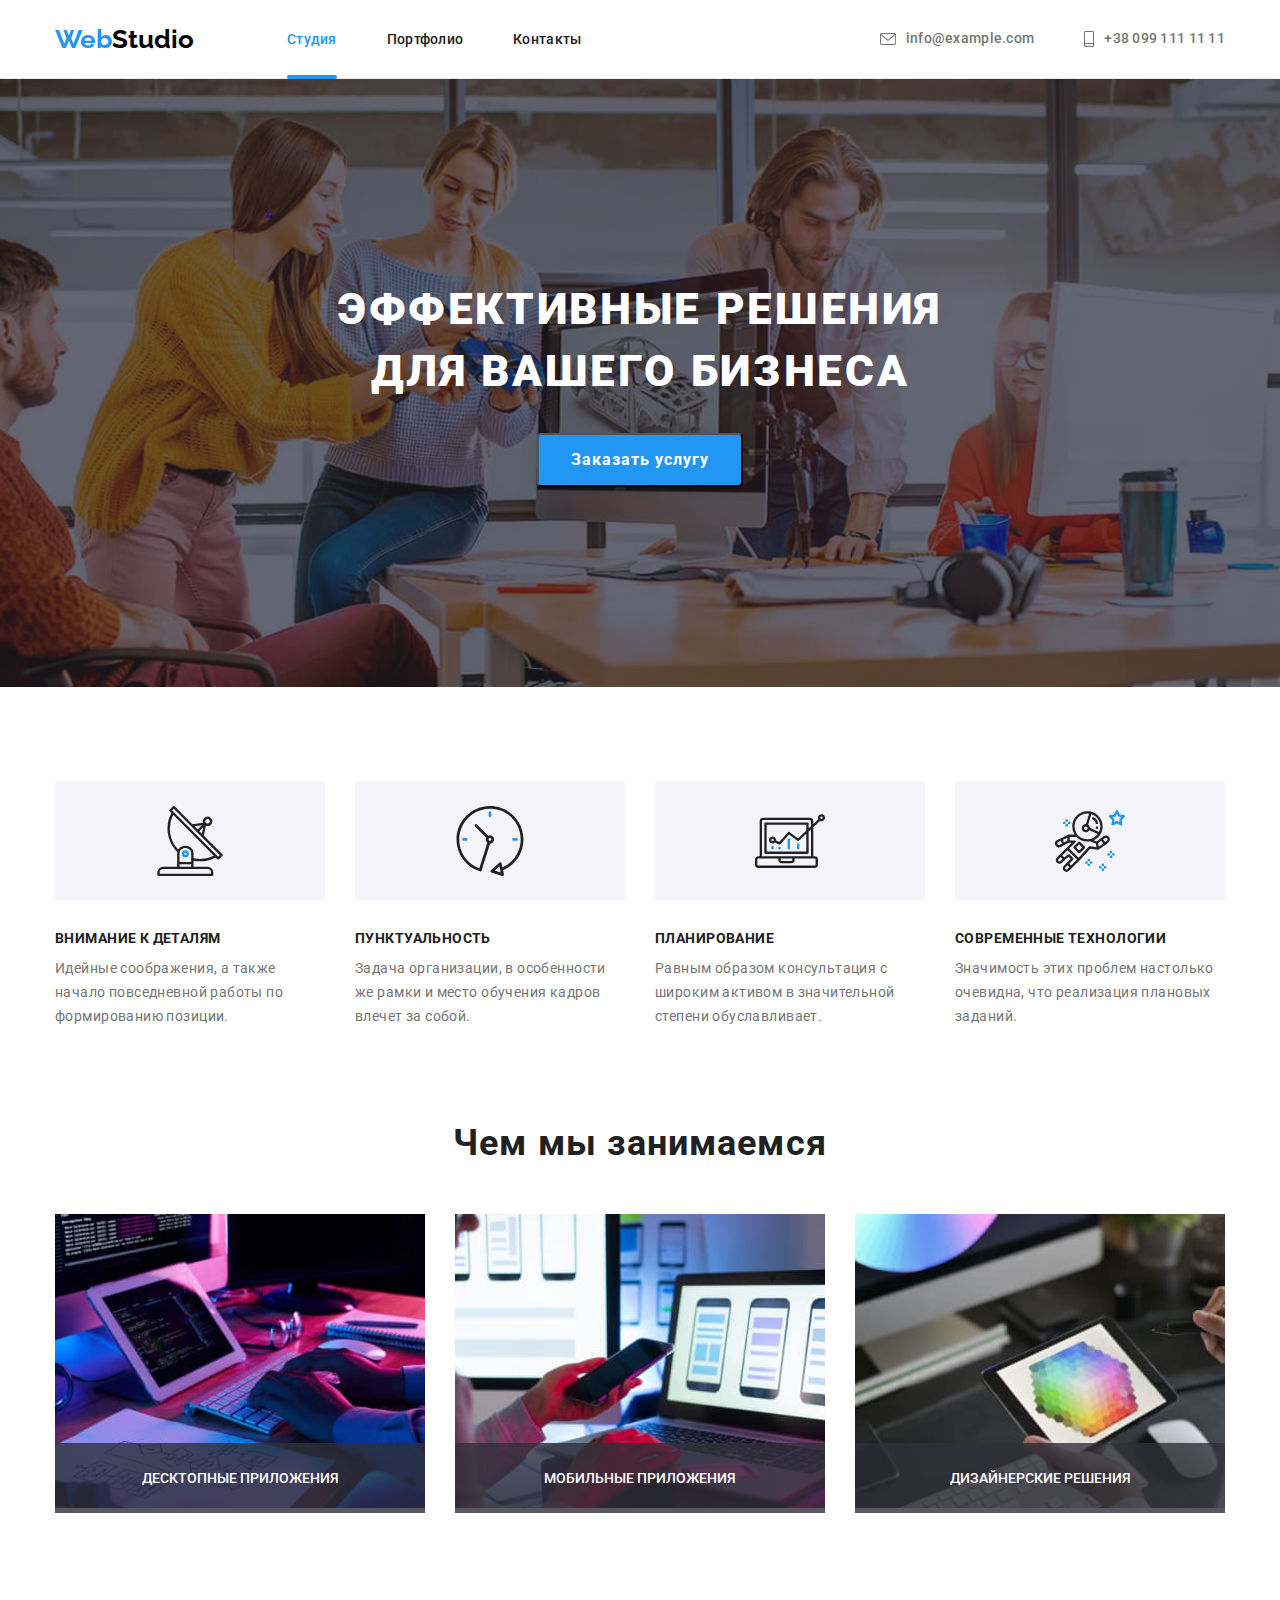
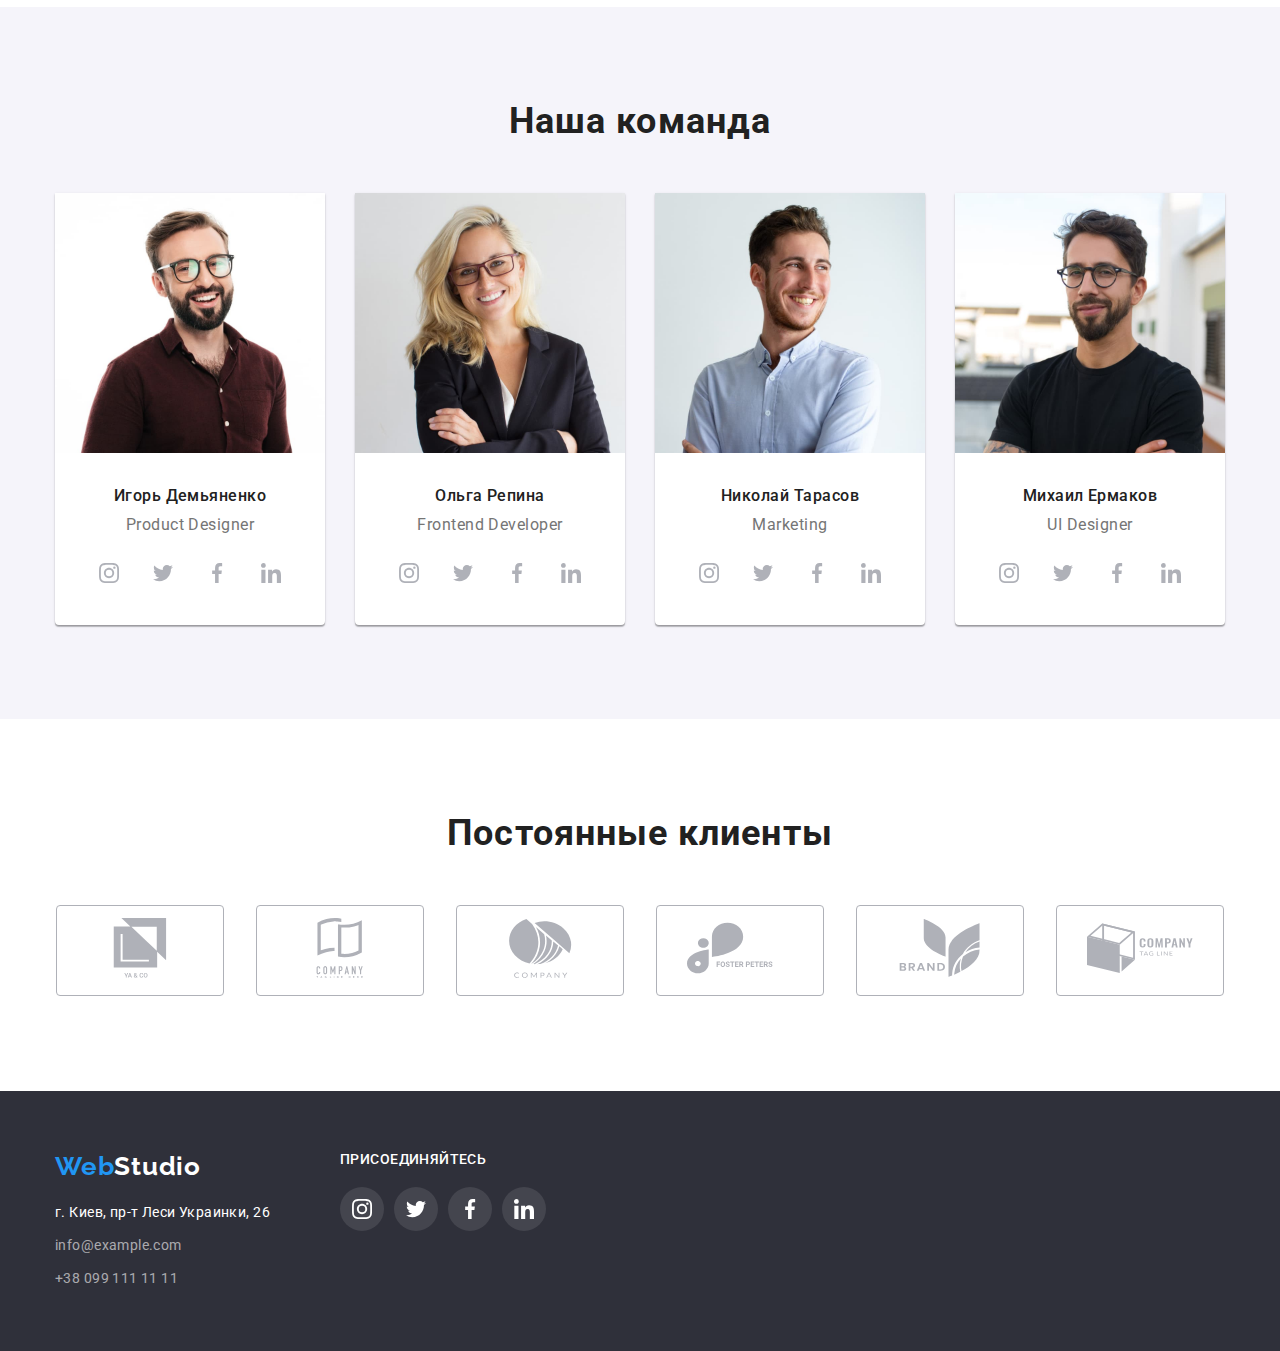
<file: index.html>
<!DOCTYPE html>
<html lang="ru">

<head>
    <meta charset="UTF-8">
    <meta http-equiv="X-UA-Compatible" content="IE=edge">
    <meta name="viewport" content="width=device-width, initial-scale=1.0">
    <title>Студия</title>
    <link rel="preconnect" href="https://fonts.googleapis.com">
    <link rel="preconnect" href="https://fonts.gstatic.com" crossorigin>
    <link
        href="https://fonts.googleapis.com/css2?family=Raleway:wght@700&family=Roboto:wght@400;500;700;900&display=swap"
        rel="stylesheet">
    <link rel="stylesheet"
        href="https://cdnjs.cloudflare.com/ajax/libs/modern-normalize/1.1.0/modern-normalize.min.css">
    <link rel="stylesheet" href="./css/style.css">

</head>

<body>
    <header class="header-section">
        <div class="container header-nav">
            <a href="./index.html" class="header-logo"> <span class="header-logo-blue">Web</span>Studio</a>
            <nav class="header-navigation">
                <div class="nav-items">
                    <ul class="items">
                        <li class="list"><a class="nav-link nav-aktiv" href="./index.html">Студия</a> </li>
                        <li class="list"><a class="nav-link" href="./portfolio.html">Портфолио</a> </li>
                        <li class="list"><a class="nav-link" href="#">Контакты</a> </li>
                    </ul>
                </div>
            </nav>
            <div class="connection-items">
                <ul class="items">
                    <li class="list">
                        <a class="connection-link" href="mailto:info@example.com">
                            <svg class="header-icon-mail">
                                <use href="./images/sprite.svg#icon-mail">
                                </use>
                            </svg>
                            info@example.com
                        </a>
                    </li>
                    <li class="list"><a class="connection-link" href="tel:380991111111">
                            <svg class="header-icon-phone">
                                <use href="./images/sprite.svg#icon-smartphone">
                                </use>
                            </svg>
                            +38 099 111 11 11</a>
                    </li>
                </ul>
            </div>
        </div>
    </header>
    <main>
        <!-- Промо -->
        <section class="promo promo-section">
            <h1 class="promo-title">Эффективные решения <br> для вашего бизнеса</h1>
            <button data-modal-open type="button" value="Заказать услугу" class="promo-order">Заказать
                услугу</button>

            <div class="backdrop is-hidden" data-modal>
                <div class="modal"> <button data-modal-close type="button" value="exit" class="button-modal-exit"><svg
                            class="icon-exit">
                            <use href="./images/sprite.svg#icon-exit">
                            </use>
                        </svg></button>
                </div>
            </div>
        </section>
        <!-- Наши достоинства -->
        <section class="section section-skills">
            <div class="container">
                <h2 class="headline-hidden">Наши достоинства</h2>
                <ul class="dignity-list">
                    <li>
                        <div class="dignity-item">
                            <svg class="dignity-icon">
                                <use class="dignity-link-icon" href="./images/sprite.svg#skills-antenna-1"></use>
                            </svg>
                        </div>
                        <h3 class="title-dignity">Внимание к деталям</h3>
                        <p class="text-dignity">Идейные соображения, а также начало повседневной работы по формированию
                            позиции.</p>
                    </li>
                    <li>
                        <div class="dignity-item">
                            <svg class="dignity-icon">
                                <use class="icon-style" href="./images/sprite.svg#skills-clock-2"></use>
                            </svg>
                        </div>
                        <h3 class="title-dignity">Пунктуальность</h3>
                        <p class="text-dignity">Задача организации, в особенности же рамки и место обучения кадров
                            влечет за
                            собой.</p>
                    </li>
                    <li>
                        <div class="dignity-item">
                            <svg class="dignity-icon">
                                <use class="icon-style" href="./images/sprite.svg#skills-diagram-3"></use>
                            </svg>
                        </div>
                        <h3 class="title-dignity">Планирование</h3>
                        <p class="text-dignity">Равным образом консультация с широким активом в значительной степени
                            обуславливает.</p>
                    </li>
                    <li>
                        <div class="dignity-item">
                            <svg class="dignity-icon">
                                <use class="icon-style" href="./images/sprite.svg#skills-astronaut-4"></use>
                            </svg>
                        </div>
                        <h3 class="title-dignity">Современные технологии</h3>
                        <p class="text-dignity"> Значимость этих проблем настолько очевидна, что реализация плановых
                            заданий.</p>
                    </li>
                </ul>
            </div>
        </section>
        <!-- Чем мы занимаемся -->
        <section class="section ">
            <div class="container">
                <h2 class="headline">Чем мы занимаемся</h2>
                <ul class="list-features">
                    <li class="list-features-item"><img src="./images/occupation1.jpg" alt="Написание кода" width="370"
                            height="294">
                        <span class="list-features-text">Десктопные приложения</span>
                    </li>
                    <li class="list-features-item"><img src="./images/occupation2.jpg" alt="Тестирование" width="370"
                            height="294"> <span class="list-features-text">Мобильные
                            приложения</span>
                    </li>
                    <li class="list-features-item"><img src="./images/occupation3.jpg" alt="Дизайн" width="370"
                            height="294"> <span class="list-features-text">Дизайнерские
                            решения</span></li>
                </ul>
            </div>
        </section>
        <!-- Наша команда -->
        <section class="section section-team ">
            <div class="container">
                <h2 class="headline">Наша команда</h2>
                <ul class="team">
                    <li class="team-cells"><img src="./images/team1.jpg" alt="Фото члена команды Игоря Демьяненко"
                            width="270" height="260">
                        <div class="team-box">
                            <h3 class="team-title">Игорь Демьяненко</h3>
                            <p class="team-text">Product Designer</p>
                        </div>
                        <!-- Соц сети -->
                        <ul class="team-list-icon">
                            <li class="team-item-icon"><a class="team-link-icon" href="https://www.instagram.com/"
                                    target="_blank"><svg class="our-team-icon">
                                        <use href="./images/sprite.svg#icon-social-instagram-1">
                                        </use>
                                    </svg></a></li>
                            <li class="team-item-icon"><a class="team-link-icon" href="https://twitter.com/?lang=ru"
                                    target="_blank"><svg class="our-team-icon">
                                        <use href="./images/sprite.svg#icon-social-twitter-2">
                                        </use>
                                    </svg></a>
                                </a></li>
                            <li class="team-item-icon"><a class="team-link-icon" href="https://uk-ua.facebook.com/"
                                    target="_blank"><svg class="our-team-icon">
                                        <use href="./images/sprite.svg#icon-social-facebook-3">
                                        </use>
                                    </svg></a>
                                </a></li>
                            <li class="team-item-icon"><a class="team-link-icon" href="https://www.linkedin.com/"
                                    target="_blank"><svg class="our-team-icon">
                                        <use href="./images/sprite.svg#icon-social-linkedin-4">
                                        </use>
                                    </svg></a></li>
                        </ul>
                    </li>
                    <li class="team-cells"><img src="./images/team2.jpg" alt="Фото члена команды Ольги Репина"
                            width="270" height="260">
                        <div class="team-box">
                            <h3 class="team-title">Ольга Репина</h3>
                            <p class="team-text">Frontend Developer</p>
                        </div>
                        <!-- Соц сети -->
                        <ul class="team-list-icon">
                            <li class="team-item-icon"><a class="team-link-icon" href="https://www.instagram.com/"
                                    target="_blank"><svg class="our-team-icon">
                                        <use href="./images/sprite.svg#icon-social-instagram-1">
                                        </use>
                                    </svg></a></li>
                            <li class="team-item-icon"><a class="team-link-icon" href="https://twitter.com/?lang=ru"
                                    target="_blank"><svg class="our-team-icon">
                                        <use href="./images/sprite.svg#icon-social-twitter-2">
                                        </use>
                                    </svg></a>
                                </a></li>
                            <li class="team-item-icon"><a class="team-link-icon" href="https://uk-ua.facebook.com/"
                                    target="_blank"><svg class="our-team-icon">
                                        <use href="./images/sprite.svg#icon-social-facebook-3">
                                        </use>
                                    </svg></a>
                                </a></li>
                            <li class="team-item-icon"><a class="team-link-icon" href="https://www.linkedin.com/"
                                    target="_blank"><svg class="our-team-icon">
                                        <use href="./images/sprite.svg#icon-social-linkedin-4">
                                        </use>
                                    </svg></a></li>
                        </ul>
                    </li>
                    <li class="team-cells"><img src="./images/team3.jpg" alt="Фото члена команды Николая Тарасова"
                            width="270" height="260">
                        <div class="team-box">
                            <h3 class="team-title">Николай Тарасов</h3>
                            <p class="team-text">Marketing</p>
                        </div>
                        <!-- Соц сети -->
                        <ul class="team-list-icon">
                            <li class="team-item-icon"><a class="team-link-icon" href="https://www.instagram.com/"
                                    target="_blank"><svg class="our-team-icon">
                                        <use href="./images/sprite.svg#icon-social-instagram-1">
                                        </use>
                                    </svg></a></li>
                            <li class="team-item-icon"><a class="team-link-icon" href="https://twitter.com/?lang=ru"
                                    target="_blank"><svg class="our-team-icon">
                                        <use href="./images/sprite.svg#icon-social-twitter-2">
                                        </use>
                                    </svg></a>
                                </a></li>
                            <li class="team-item-icon"><a class="team-link-icon" href="https://uk-ua.facebook.com/"
                                    target="_blank"><svg class="our-team-icon">
                                        <use href="./images/sprite.svg#icon-social-facebook-3">
                                        </use>
                                    </svg></a>
                                </a></li>
                            <li class="team-item-icon"><a class="team-link-icon" href="https://www.linkedin.com/"
                                    target="_blank"><svg class="our-team-icon">
                                        <use href="./images/sprite.svg#icon-social-linkedin-4">
                                        </use>
                                    </svg></a></li>
                        </ul>
                    </li>
                    <li class="team-cells"><img src="./images/team4.jpg" alt="Фото члена команды Михаила Ермакова"
                            width="270" height="260">
                        <div class="team-box">
                            <h3 class="team-title">Михаил Ермаков</h3>
                            <p class="team-text">UI Designer</p>
                        </div>
                        <!-- Соц сети -->
                        <ul class="team-list-icon">
                            <li class="team-item-icon"><a class="team-link-icon" href="https://www.instagram.com/"
                                    target="_blank"><svg class="our-team-icon">
                                        <use href="./images/sprite.svg#icon-social-instagram-1">
                                        </use>
                                    </svg></a></li>
                            <li class="team-item-icon"><a class="team-link-icon" href="https://twitter.com/?lang=ru"
                                    target="_blank"><svg class="our-team-icon">
                                        <use href="./images/sprite.svg#icon-social-twitter-2">
                                        </use>
                                    </svg></a>
                                </a></li>
                            <li class="team-item-icon"><a class="team-link-icon" href="https://uk-ua.facebook.com/"
                                    target="_blank"><svg class="our-team-icon">
                                        <use href="./images/sprite.svg#icon-social-facebook-3">
                                        </use>
                                    </svg></a>
                                </a></li>
                            <li class="team-item-icon"><a class="team-link-icon" href="https://www.linkedin.com/"
                                    target="_blank"><svg class="our-team-icon">
                                        <use href="./images/sprite.svg#icon-social-linkedin-4">
                                        </use>
                                    </svg></a></li>
                        </ul>
                    </li>
                </ul>
            </div>
        </section>
        <!-- Секция постоянные клиенты -->
        <section class="section">
            <div class="container">
                <h2 class="headline">Постоянные клиенты</h2>
                <ul class="clients-section">
                    <li class="clients-list"><a class="link"
                            href="https://www.facebook.com/pages/category/Jewelry-Watches/YA-CO-2191136500969012/"
                            target="_blank"><svg class="clients-list-icon">
                                <use href="./images/sprite.svg#icon-company-1">
                                </use>
                            </svg></a></li>
                    <li class="clients-list"><a class="link"
                            href="https://www.ameliaostroff.com/2017/12/21/tagline-meaning/" target="_blank"><svg
                                class="clients-list-icon">
                                <use href="./images/sprite.svg#icon-company-2">
                                </use>
                            </svg></a></li>
                    <li class="clients-list"><a class="link"
                            href="https://www.top10bestwebsitehosting.com/websitebuilders-comparison?utm_source=google&kw=make%20a%20website&c=543633485436&t=search&p=&m=b&adpos=&dev=c&devmod=&mobval=0&network=g&campaignid=82220988&adgroupid=129667901271&targetid=kwd-10056110&interest=&physical=21117&feedid=&a=2806&ts=hi&topic=&test=&clicktype=&gclid=CjwKCAjw6dmSBhBkEiwA_W-EoAUoOsq2EZinNub5Bh7R9po_Swr6EyotB0H0GH_m3bcUTug84AwL4hoCsmEQAvD_BwE"
                            target="_blank"><svg class="clients-list-icon">
                                <use href="./images/sprite.svg#icon-company-3">
                                </use>
                            </svg></a></li>
                    <li class="clients-list"><a class="link" href="https://www.linkedin.com/in/foster-peters-b9468b56/"
                            target="_blank"><svg class="clients-list-icon">
                                <use href="./images/sprite.svg#icon-company-4">
                                </use>
                            </svg></a></li>
                    <li class="clients-list"><a class="link" href="https://kasta.ua/brand/Brand/" target="_blank"><svg
                                class="clients-list-icon">
                                <use href="./images/sprite.svg#icon-company-5">
                                </use>
                            </svg></a></li>
                    <li class="clients-list"><a class="link"
                            href="https://www.adobe.com/express/learn/blog/30-companies-with-famous-brand-slogans-taglines#:~:text=What%20is%20a%20tagline%3F,company's%20greater%20purpose%20and%20mission."
                            target="_blank"><svg class="clients-list-icon ">
                                <use href="./images/sprite.svg#icon-company-6">
                                </use>
                            </svg></a></li>
                </ul>
            </div>

        </section>
    </main>
    <footer class="footer">
        <div class="container">
            <div class="section-footer">

                <div>
                    <a href="./index.html" class="footer-logo"> <span class="footer-logo-blue">Web</span>Studio</a>
                    <address>
                        <ul class="list-contacts">
                            <li class="item"><a class="location-address" href="https://goo.gl/maps/Peq7kszGaphrtGPM8">г.
                                    Киев,
                                    пр-т Леси
                                    Украинки, 26</a></li>
                            <li class="item"><a class="footer-connection"
                                    href="mailto:info@example.com">info@example.com</a>
                            </li>
                            <li class="item"><a class="footer-connection" href="tel:380991111111">+38 099 111 11
                                    11</a>
                            </li>
                        </ul>

                    </address>
                </div>
                <div class="footer-social">
                    <h2 class="title-join">ПРИСОЕДИНЯЙТЕСЬ</h2>
                    <!-- Соц сети -->
                    <ul class="footer-social-media">
                        <li class="footer-list"><a class="footer-link" href="https://www.instagram.com/"
                                target="_blank"><svg class="footer-icon-social">
                                    <use href="./images/sprite.svg#icon-social-instagram-1">
                                    </use>
                                </svg></a></li>
                        <li class="footer-list"><a class="footer-link" href="https://twitter.com/?lang=ru"
                                target="_blank"><svg class="footer-icon-social">
                                    <use href="./images/sprite.svg#icon-social-twitter-2">
                                    </use>
                                </svg></a>
                            </a></li>
                        <li class="footer-list"><a class="footer-link" href="https://uk-ua.facebook.com/"
                                target="_blank"><svg class="footer-icon-social">
                                    <use href="./images/sprite.svg#icon-social-facebook-3">
                                    </use>
                                </svg></a>
                            </a></li>
                        <li class="footer-list"><a class="footer-link" href="https://www.linkedin.com/"
                                target="_blank"><svg class="footer-icon-social">
                                    <use href="./images/sprite.svg#icon-social-linkedin-4">
                                    </use>
                                </svg></a></li>
                    </ul>
                </div>
            </div>
        </div>
    </footer>
    <script src="./js/modal.js"></script>
</body>

</html>
</file>
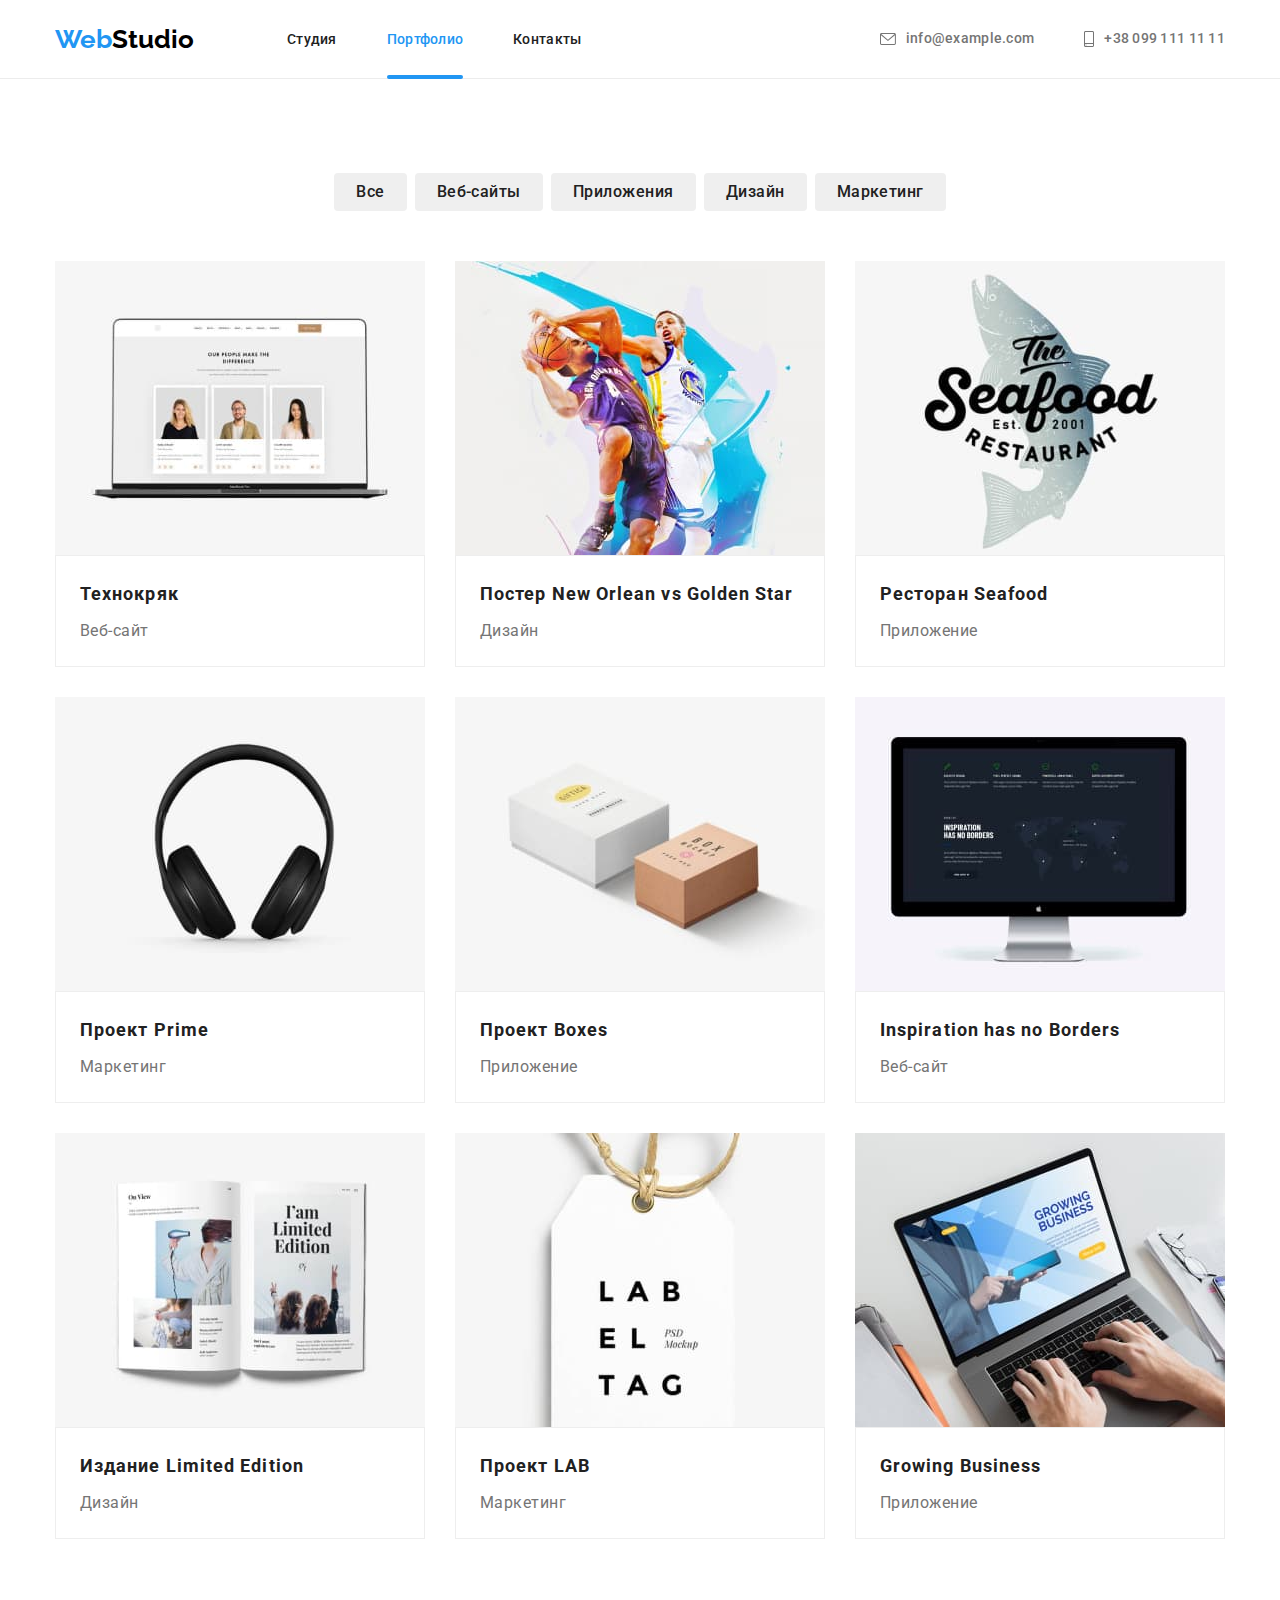
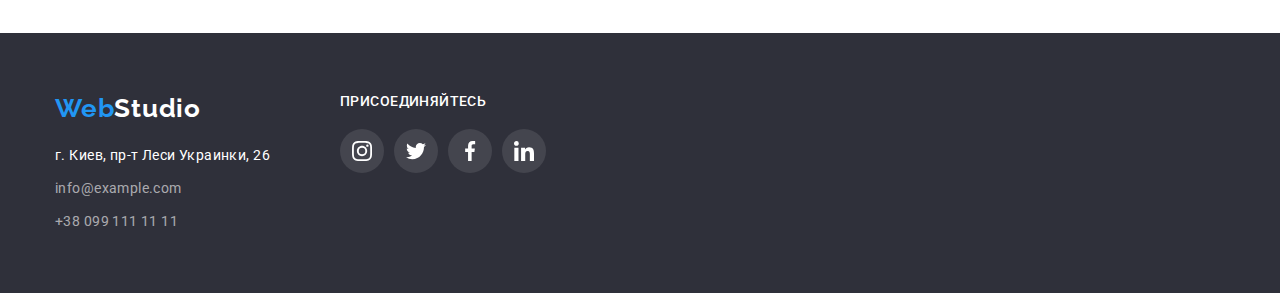
<file: portfolio.html>
<!DOCTYPE html>
<html lang="ru">

<head>
    <meta charset="UTF-8">
    <meta http-equiv="X-UA-Compatible" content="IE=edge">
    <meta name="viewport" content="width=device-width, initial-scale=1.0">
    <title>Портфолио</title>
    <link rel="preconnect" href="https://fonts.googleapis.com">
    <link rel="preconnect" href="https://fonts.gstatic.com" crossorigin>
    <link
        href="https://fonts.googleapis.com/css2?family=Raleway:wght@700&family=Roboto:wght@400;500;700;900&display=swap"
        rel="stylesheet">
    <link rel="stylesheet"
        href="https://cdnjs.cloudflare.com/ajax/libs/modern-normalize/1.1.0/modern-normalize.min.css">
    <link rel="stylesheet" href="./css/style.css">
</head>

<body>
    <!-- Навигация -->
    <header class="header-section">
        <div class="container header-nav">
            <a href="./index.html" class="header-logo"> <span class="header-logo-blue">Web</span>Studio</a>
            <nav class="header-navigation">
                <div class="nav-items">
                    <ul class="items">
                        <li class="list"><a class="nav-link" href="./index.html">Студия</a> </li>
                        <li class="list"><a class="nav-link nav-aktiv" href="./portfolio.html">Портфолио</a> </li>
                        <li class="list"><a class="nav-link" href="#">Контакты</a> </li>
                    </ul>
                </div>
            </nav>
            <div class="connection-items">
                <ul class="items">
                    <li class="list">
                        <a class="connection-link" href="mailto:info@example.com">
                            <svg class="header-icon-mail">
                                <use href="./images/sprite.svg#icon-mail">
                                </use>
                            </svg>
                            info@example.com
                        </a>
                    </li>
                    <li class="list"><a class="connection-link" href="tel:380991111111">
                            <svg class="header-icon-phone">
                                <use href="./images/sprite.svg#icon-smartphone">
                                </use>
                            </svg>
                            +38 099 111 11 11</a>
                    </li>
                </ul>
            </div>
        </div>
    </header>
    <main>
        <section class="section">
            <div class="container">
                <h1 class="headline-hidden">Наши проекты</h1>
                <!-- Навигация поиска наших работ -->
                <ul class="button-sorting">
                    <li class="list"><button class="sorting-works" type="button" value="Все">Все</button></li>
                    <li class="list"><button class="sorting-works" type="button" value="Веб-сайты">Веб-сайты</button>
                    </li>
                    <li class="list"><button class="sorting-works" type="button" value="Приложения">Приложения</button>
                    </li>
                    <li class="list"><button class="sorting-works" type="button" value="Дизайн">Дизайн</button></li>
                    <li class="list"><button class="sorting-works" type="button" value="Маркетинг">Маркетинг</button>
                    </li>
                </ul>
                <!-- Ячейки с нашими работами -->
                <ul class="projects">
                    <li class="list-item"><a class="projects-link" href="#">
                            <div class="projects-box">
                                <img class="projects-img" src="./images/portfolio/web-tehnokrak.jpg"
                                    alt="Веб сайт технокряк" width="370" height="294">
                                <p class="about-project-description">
                                    Ресурс предлагает комплексные предложения с разным
                                    уровнем
                                    функционала и
                                    сервисов. Все
                                    это позволит посетителю получить
                                    исчерпывающие сведения по компании или частном лице.</p>
                            </div>
                            <div class="about-project">
                                <h2 class="projects-title">Технокряк</h2>
                                <span class="projects-description">Веб-сайт</span>

                            </div>

                    </li></a>
                    <li class="list-item"><a class="projects-link" href="#">
                            <div class="projects-box"><img class="projects-img"
                                    src="./images/portfolio/poster-gold-star.jpg"
                                    alt="Дизайн постера New Orlean vs Golden Star" width="370" height="294">

                                <p class="about-project-description">
                                    Ресурс предлагает комплексные предложения с разным
                                    уровнем
                                    функционала и
                                    сервисов. Все
                                    это позволит посетителю получить
                                    исчерпывающие сведения по компании или частном лице.</p>
                            </div>
                            <div class="about-project">
                                <h2 class="projects-title">Постер New Orlean vs Golden Star</h2>
                                <p class="projects-description">Дизайн</p>
                            </div>
                    </li></a>
                    <li class="list-item"><a class="projects-link" href="#">
                            <div class="projects-box"><img class="projects-img"
                                    src="./images/portfolio/restoran-seafood.jpg" alt="Приложение для ресторана Seafood"
                                    width="370" height="294">
                                <p class="about-project-description">
                                    Ресурс предлагает комплексные предложения с разным
                                    уровнем
                                    функционала и
                                    сервисов. Все
                                    это позволит посетителю получить
                                    исчерпывающие сведения по компании или частном лице.</p>
                            </div>
                            <div class="about-project">
                                <h2 class="projects-title">Ресторан Seafood</h2>
                                <p class="projects-description">Приложение</p>
                            </div>
                    </li></a>
                    <li class="list-item"><a class="projects-link" href="#">
                            <div class="projects-box">
                                <img class="projects-img" src="./images/portfolio/project-prime.jpg"
                                    alt="Маркетинговый проект Prime" width="370" height="294">
                                <p class="about-project-description">
                                    Ресурс предлагает комплексные предложения с разным
                                    уровнем
                                    функционала и
                                    сервисов. Все
                                    это позволит посетителю получить
                                    исчерпывающие сведения по компании или частном лице.</p>
                            </div>
                            <div class="about-project">
                                <h2 class="projects-title">Проект Prime</h2>
                                <p class="projects-description">Маркетинг</p>
                            </div>
                    </li></a>
                    <li class="list-item"><a class="projects-link" href="#">
                            <div class="projects-box">
                                <img class="projects-img" src="./images/portfolio/project-boxes.jpg"
                                    alt="Приложение Boxes" width="370" height="294">

                                <p class="about-project-description">
                                    Ресурс предлагает комплексные предложения с разным
                                    уровнем
                                    функционала и
                                    сервисов. Все
                                    это позволит посетителю получить
                                    исчерпывающие сведения по компании или частном лице.</p>
                            </div>
                            <div class="about-project">
                                <h2 class="projects-title">Проект Boxes</h2>
                                <p class="projects-description">Приложение</p>
                            </div>
                    </li></a>
                    <li class="list-item"><a class="projects-link" href="#">
                            <div class="projects-box">
                                <img class="projects-img" src="./images/portfolio/inspiration-has-no-borders.jpg"
                                    alt="Веб сайт Inspiration has no Borders" width="370" height="294">
                                <p class="about-project-description">
                                    Ресурс предлагает комплексные предложения с разным
                                    уровнем
                                    функционала и
                                    сервисов. Все
                                    это позволит посетителю получить
                                    исчерпывающие сведения по компании или частном лице.</p>
                            </div>
                            <div class="about-project">
                                <h2 class="projects-title">Inspiration has no Borders</h2>
                                <p class="projects-description">Веб-сайт</p>
                            </div>
                    </li></a>
                    <li class="list-item"><a class="projects-link" href="#">
                            <div class="projects-box">
                                <img class="projects-img" src="./images/portfolio/izdanie-limited-edition.jpg"
                                    alt="Дизайн журнала Limited Edition" width="370" height="294">

                                <p class="about-project-description">
                                    Ресурс предлагает комплексные предложения с разным
                                    уровнем
                                    функционала и
                                    сервисов. Все
                                    это позволит посетителю получить
                                    исчерпывающие сведения по компании или частном лице.</p>
                            </div>
                            <div class="about-project">
                                <h2 class="projects-title">Издание Limited Edition</h2>
                                <p class="projects-description">Дизайн</p>
                            </div>
                    </li></a>
                    <li class="list-item"><a class="projects-link" href="#">
                            <div class="projects-box">
                                <img class="projects-img" src="./images/portfolio/project-lab.jpg"
                                    alt="Маркетинговый проект LAB" width="370" height="294">
                                <p class="about-project-description">
                                    Ресурс предлагает комплексные предложения с разным
                                    уровнем
                                    функционала и
                                    сервисов. Все
                                    это позволит посетителю получить
                                    исчерпывающие сведения по компании или частном лице.</p>
                            </div>
                            <div class="about-project">
                                <h2 class="projects-title">Проект LAB</h2>
                                <p class="projects-description">Маркетинг</p>
                            </div>
                    </li></a>
                    <li class="list-item">
                        <a class="projects-link" href="#">
                            <div class="projects-box">
                                <img class="projects-img" src="./images/portfolio/growing-business.jpg"
                                    alt="Приложение Growing Business" width="370" height="294">
                                <p class="about-project-description">
                                    Ресурс предлагает комплексные предложения с разным
                                    уровнем
                                    функционала и
                                    сервисов. Все
                                    это позволит посетителю получить
                                    исчерпывающие сведения по компании или частном лице.</p>
                            </div>

                            <div class="about-project">
                                <h2 class="projects-title">Growing Business</h2>
                                <p class="projects-description">Приложение</p>
                            </div>
                        </a>
                    </li>
                </ul>
            </div>
        </section>
    </main>
    <!-- Подвал -->
    <footer class="footer">
        <div class="container">
            <div class="section-footer">

                <div>
                    <a href="./index.html" class="footer-logo"> <span class="footer-logo-blue">Web</span>Studio</a>
                    <address>
                        <ul class="list-contacts">
                            <li class="item"><a class="location-address" href="https://goo.gl/maps/Peq7kszGaphrtGPM8">г.
                                    Киев,
                                    пр-т Леси
                                    Украинки, 26</a></li>
                            <li class="item"><a class="footer-connection"
                                    href="mailto:info@example.com">info@example.com</a>
                            </li>
                            <li class="item"><a class="footer-connection" href="tel:380991111111">+38 099 111 11
                                    11</a>
                            </li>
                        </ul>

                    </address>
                </div>
                <div class="footer-social">
                    <h3 class="title-join">ПРИСОЕДИНЯЙТЕСЬ</h3>
                    <!-- Соц сети -->
                    <ul class="footer-social-media">
                        <li class="footer-list"><a class="footer-link" href="https://www.instagram.com/"
                                target="_blank"><svg class="footer-icon-social">
                                    <use href="./images/sprite.svg#icon-social-instagram-1">
                                    </use>
                                </svg></a></li>
                        <li class="footer-list"><a class="footer-link" href="https://twitter.com/?lang=ru"
                                target="_blank"><svg class="footer-icon-social">
                                    <use href="./images/sprite.svg#icon-social-twitter-2">
                                    </use>
                                </svg></a>
                            </a></li>
                        <li class="footer-list"><a class="footer-link" href="https://uk-ua.facebook.com/"
                                target="_blank"><svg class="footer-icon-social">
                                    <use href="./images/sprite.svg#icon-social-facebook-3">
                                    </use>
                                </svg></a>
                            </a></li>
                        <li class="footer-list"><a class="footer-link" href="https://www.linkedin.com/"
                                target="_blank"><svg class="footer-icon-social">
                                    <use href="./images/sprite.svg#icon-social-linkedin-4">
                                    </use>
                                </svg></a></li>
                    </ul>
                </div>
            </div>
        </div>
    </footer>

</body>

</html>
</file>
<file: css/style.css>
html {
  box-sizing: border-box;
}
*,
*::before,
*::after {
  box-sizing: inherit;
}
/* Обнуление стилей */
ul,
ol {
  margin: 0;
  padding: 0;
  list-style: none;
}
input,
button,
textarea,
select {
  font: inherit;
}
h1,
h2,
h3,
h4,
h5,
h6,
p {
  margin: 0;
  padding: 0;
}
:root {
  --font-roboto: "Roboto", sans-serif;
  --font-raleway: "Raleway", sans-serif;
}
body {
  margin: 0;
  font-family: var(--font-roboto);
  color: #757575;
  text-decoration: none;
}
/* HEADER */
/* Logotype */
.header-section {
  border-bottom: 1px solid #ececec;
}
.header-logo,
.header-logo:focus {
  margin-right: 93px;
  font-family: var(--font-raleway);
  font-weight: 700;
  font-size: 26px;
  line-height: 1.19;
  color: #000000;
  text-decoration: none;
}
.header-logo .header-logo-blue {
  color: #2196f3;
}
/* Стилизация навигации хедер */
.header-navigation {
  margin-bottom: 30px;
  margin-top: 30px;
}
.header-nav {
  display: flex;
  align-items: center;
}
.nav-items > .items {
  display: flex;
}
.nav-link {

  position: relative;
  padding-top: 30px;
  padding-bottom: 30px;
  font-weight: 500;
  font-size: 14px;
  line-height: 1.3;
  letter-spacing: 0.02em;
  text-decoration: none;
  color: #212121;
  transition-property: color;
  transition-duration: 250ms;
}
.nav-link:hover,
.nav-link:focus {
  transition-timing-function:cubic-bezier(0.4, 0, 0.2, 1);
  color: #2196f3;
}
.items > .list {
  margin-right: 50px;
}
.items > .list:last-child {
  margin-right: 0;
}

/* Подсветка кнопки страницы на которой ты находишься */
.nav-aktiv {
  color: #2196f3;
}
.nav-aktiv::after{
  position: absolute;
  content: '';
  bottom: -2px;
  left: 0;
  width: 100%;
  height: 4px;
background: #2196F3;
border-radius: 2px;
 
  
}

/* Стилизация ссылок связи */
.connection-items > .items {
  display: flex;
}
.connection-items {
  display: flex;
  margin-left: auto;
}
.connection-link {
  display: flex;
  justify-content: center;
  align-items: center;
  padding-top: 20px;
  padding-bottom: 20px;
  display: flex;
  font-weight: 500;
  font-size: 14px;
  line-height: 1.14;
  letter-spacing: 0.02em;
  text-decoration: none;
  color: #757575;
  transition-property: color;
  transition-duration: 250ms;
}
.connection-link:hover,
.connection-link:focus {
  transition-timing-function:cubic-bezier(0.4, 0, 0.2, 1);
  color: #2196f3;
}
/* Декоративные картинки телефона и мэил */
.header-icon-mail {
  fill: currentColor;
  margin-right: 10px;
  width: 16px;
  height: 12px;
}

.header-icon-phone {
  fill: currentColor;
  margin-right: 10px;
  width: 10px;
  height: 16px;
}
.header-list > .connection-link {
  margin-right: 50px;
}
.header-list > .connection-link:last-child {
  margin-right: 0;
}

/* Оформление футера */
.footer {
  padding-top: 60px;
  padding-bottom: 60px;
  background-color: #2f303a;
}
.section-footer{
  display: flex;
}
.footer-logo,
.footer-logo:focus {
  font-family: var(--font-raleway);
  font-weight: 700;
  font-size: 26px;
  line-height: 1.19;
  letter-spacing: 0.03em;
  color: #ffffff;
  text-decoration: none;
}

.footer-logo .footer-logo-blue {
  color: #2196f3;
}
.list-contacts {
  margin-top: 20px;
}
.list-contacts > .item {
  padding-bottom: 9px;
}
.list-contacts > .item:last-child {
  padding-bottom: 0;
}
.location-address,
.location-address:focus {
  font-style: normal;
  font-weight: 400;
  font-size: 14px;
  line-height: 1.71;
  letter-spacing: 0.03em;
  color: #ffffff;
  text-decoration: none;
}
.footer-connection,
.footer-connection:focus {
  font-style: normal;
  text-decoration: none;
  font-weight: 400;
  font-size: 14px;
  line-height: 1.7;
  letter-spacing: 0.03em;
  color: rgba(255, 255, 255, 0.6);
}
.footer-connection:last-child {
  margin-bottom: 0;
}
/* Заголовок соц сетей в футере */
.title-join{
  margin-bottom: 20px;
  font-family: var(--font-roboto);
font-weight: 500;
font-size: 14px;
line-height: 16px;
letter-spacing: 0.03em;
color: #FFFFFF;
}
/* Список социальных сетей */
.footer-social{
  margin-left: 70px;
}
.footer-social-media{
  display: flex;
}
.footer-list > .footer-link{
  justify-content: center;
  align-items:center;
  display: flex;
  width: 44px;
  height: 44px;
  background-color: rgba(255, 255, 255, 0.1);
  border-radius: 50%;
  cursor: pointer;
  transition-property: background-color;
  transition-duration: 250ms;
}
.footer-list + .footer-list{
  margin-left: 10px;
}
.footer-list>.footer-link:hover,
.footer-list>.footer-link:focus{
  transition-timing-function:cubic-bezier(0.4, 0, 0.2, 1);
  background-color: #2196F3;
}
.footer-icon-social{
  fill: #FFFFFF;
  width: 20px;
  height: 20px;
}

/* Контейнер */
.container {
  width: 1200px;
  padding-left: 15px;
  padding-right: 15px;
  margin-left: auto;
  margin-right: auto;
}
.section {
  padding-top: 94px;
  padding-bottom: 94px;
}
/* Тело страницы студия */
/* Секция промо (Продвижение, реклама) */
.promo-section {
  background-color: #2f303a;
  padding-top: 200px;
  padding-bottom: 200px;
  text-align: center;
}
.promo {
  background-image: linear-gradient(to right, rgba(47, 48, 58, 0.4), rgba(47, 48, 58, 0.4)),url(../images/baner-promo.jpg);
  background-color: rgba(47, 48, 58, 0.4);
  background-position: center;
  background-size: cover;
  background-repeat: no-repeat;
}
/* Заголовок секции */
.promo-title {
  margin-bottom: 30px;
  font-weight: 900;
  font-size: 44px;
  line-height: 1.4;
  text-align: center;
  letter-spacing: 0.06em;
  text-transform: uppercase;
  color: #ffffff;
}
/* Кнопка заказа */
.promo-order,
.promo-order:focus {
  padding: 10px 32px;

  border-radius: 4px;
  font-weight: 700;
  font-size: 16px;
  line-height: 1.9;
  letter-spacing: 0.06em;
  color: #ffffff;
  box-shadow: 0px 4px 4px rgba(0, 0, 0, 0.15);
  background-color: #2196f3;
}

/* Секция наши достоинства */
.dignity-list {
  display: flex;
}
.dignity-list > li {
  margin-right: 30px;
}
.dignity-list > li:last-child {
  margin-right: 0;
}
/* Иконки наши достоинства */
.dignity-item{
  display: flex;
  justify-content: center;
  align-items: center;
  width: 270px;
  height: 120px;
  margin-bottom: 30px;
border-radius: 4px;
  background-color: #F5F4FA;
}
.dignity-icon{
  width: 70px;
  height: 70px;
}

/* Заголовки */
.title-dignity {
  padding-bottom: 10px;
  font-weight: 700;
  font-size: 14px;
  line-height: 1.14;
  letter-spacing: 0.03em;
  text-transform: uppercase;
  color: #212121;
}
/* Описание */
.text-dignity {
  width: 270px;
  font-weight: 400;
  font-size: 14px;
  line-height: 1.71;
  letter-spacing: 0.03em;
}
/* Секция чем мы занимаемся */
/* Класс для стилизации заголовков 2 уровня */
.section-skills{
padding-bottom: 0;
}
.list-features {
  display: flex;
  justify-content: space-between;
}
.list-features-item{
position: relative;
z-index: 1;
}
.list-features-text{
  position: absolute;
  bottom: 0;
  left: 0;
  padding: 27px 82px;
  font-family: var(--font-roboto);
font-weight: 500;
  font-size: 14px;
  line-height: 16px;
  text-align: center;
  text-transform: uppercase;
  color: #FFFFFF;
  background: rgba(47, 48, 58, 0.8);
width: 100%;
}
.headline {
  font-weight: 700;
  font-size: 36px;
  line-height: 1.16;
  margin-bottom: 50px;
  text-align: center;
  letter-spacing: 0.03em;
  color: #212121;
}
/* Секция наша команда */
/* Заглавие 3 уровня в ячейках каждого члена команды */
.section-team {
  padding-top: 94px;
  background-color: #f5f4fa;
}
.team {
  display: flex;
  justify-content: space-between;
}
/* Коробка для заголовка и описания тимы */
.team-cells {
  width: 270px;
  background-color: #ffffff;
  text-align: center;
  box-shadow: 0px 1px 3px rgba(0, 0, 0, 0.12), 0px 1px 1px rgba(0, 0, 0, 0.14),
    0px 2px 1px rgba(0, 0, 0, 0.2);
  border-radius: 0px 0px 4px 4px;
}
.team-box{
  padding-top: 30px;
}
.team-title {
  font-weight: 500;
  font-size: 16px;
  padding-bottom: 10px;
  line-height: 1.18;
  letter-spacing: 0.03em;
  color: #212121;
}
/* Описание рода деятельности члена команды */
.team-text {
  font-weight: 400;
  font-size: 16px;
  line-height: 1.18;
  letter-spacing: 0.03em;
}
/* Список социальных сетей */
.team-list-icon{
  display: flex;
  align-items: center;
  justify-content: center;
  color: #FFFFFF;
  padding: 16px 32px 30px 32px;
}
.team-item-icon{
  display: flex;
  justify-content: center;
  align-items: center;
}
.team-link-icon{
  display: flex;
  justify-content: center;
  align-items: center;
border-radius: 50%;
width: 44px;
height: 44px;
color: #AFB1B8;
transition-property: background-color, border-radius;
transition-duration: 250ms;
}
.team-link-icon:hover,
.team-link-icon:focus{
  transition-timing-function:cubic-bezier(0.4, 0, 0.2, 1);
transition-property: background-color;
color: #FFFFFF;
background-color: #2196f3;
}
.team-item-icon + .team-item-icon{
  margin-left: 10px;
}
.our-team-icon{
  width: 20px;
  height: 20px;
  fill: currentColor;
}

/* Секция наши клиенты */
.clients-section{
  display: flex;
}
.clients-section > .clients-list{
  display: flex;
  align-items: center;
  justify-content: center;
  width: 170px;
  height: 92px;
}
.clients-section>.clients-list + .clients-list {
  margin-left: 30px;
}
.clients-list > .link{
  border: 1px solid #AFB1B8;
  box-sizing: border-box;
  border-radius: 4px;
  border-color: #AFB1B8;
  cursor: pointer;
  padding: 12px 30px;
  color: #afb1b8;
  transition-duration: 250ms;
  transition-property: color, border-color;
}
.clients-list>.link:focus,
.clients-list>.link:hover {
  transition-timing-function:cubic-bezier(0.4, 0, 0.2, 1);
color: #2196F3;
  border-color: #2196F3;
}
.clients-list-icon{
  fill: currentColor;
  width: 106px;
  height: 60px;
}

/*Стили тела страницы портфолио*/
/* Заголовок нужно визуально скрыть */
.headline-hidden {
  font-weight: 900;
  font-size: 44px;
  line-height: 1.4;
  text-align: center;
  letter-spacing: 0.06em;
  text-transform: uppercase;
  color: #212121;
/*Визуальное скрытие, но для читалок остается. */
  position: absolute;
  width: 1px;
  height: 1px;
  margin: -1px;
  border: 0;
  padding: 0;
  white-space: nowrap;
  clip-path: inset(100%);
  clip: rect(0 0 0 0);
  overflow: hidden;
}
/* Меню сортировки поиска работ компании */
.button-sorting {
  display: flex;
  justify-content: center;
  margin-bottom: 50px;
}
.button-sorting > .list {
  margin-right: 8px;
}
.button-sorting > .list:last-child {
  margin-right: 0;
}

.sorting-works {
  padding: 6px 22px;
  border-radius: 4px;
  border: #f5f4fa;
  font-weight: 500;
  font-size: 16px;
  line-height: 1.62;
  text-align: center;
  letter-spacing: 0.03em;
  color: #212121;
  transition-duration: 250ms;
  transition-property: all;
}
.sorting-works:hover,
.sorting-works:focus {
  transition-timing-function:cubic-bezier(0.4, 0, 0.2, 1);
  color: #ffffff;
  background-color: #2196f3;
  box-shadow: 0px 3px 1px rgba(0, 0, 0, 0.1), 0px 1px 2px rgba(0, 0, 0, 0.08),
    0px 2px 2px rgba(0, 0, 0, 0.12);
  border-radius: 4px;
  border: #2196f3;
}
/* Проекты */
.projects {
  display: flex;
  flex-wrap: wrap;
}
.projects-img {
  display: block;
}
.list-item {
  margin-right: 30px;
  margin-bottom: 30px;
  transition-duration: 250ms;
}

.list-item:nth-child(3n) {
  margin-right: 0;
}
.list-item:nth-child(n + 7) {
  margin-bottom: 0;
}
.list-item:hover,
.list-item:focus {
  transition-timing-function: cubic-bezier(0.4, 0, 0.2, 1);
  filter: drop-shadow(0px 4px 4px rgba(0, 0, 0, 0.25));
}
/* Текст на ховере */
.projects-box{
  position: relative;
  width: 100%;
  overflow: hidden;
}
.about-project-description {
  position: absolute;
  top: 0;
  left: 0;
  width: 100%;
  transform: translatey(100%);
  transition-duration: 450ms;
  padding: 63px 24px ;
  font-family: var(--font-roboto);
  font-style: normal;
  font-weight: 400;
  font-size: 18px;
  line-height: 28px;
  letter-spacing: 0.03em;
  color: #FFFFFF;
  opacity: 0;
}
.list-item:hover .about-project-description{
  background-color:  rgba(33, 150, 243, 0.9);
  opacity: 1;
transform: translatey(0);
}
/* Ссылка на проект */
.projects-link{
  text-decoration: none;
}
/* Заголовок и описание */
.about-project {
  background: #ffffff;
  border: 1px solid #eeeeee;
  box-sizing: border-box;
  padding: 20px 24px;
}
/* Заголовок проекта */
.projects-title {
  padding-bottom: 4px;
  font-size: 18px;
  line-height: 2;
  letter-spacing: 0.06em;
  color: #212121;
}
/* Орисание проектов */
.projects-description {
  font-family: var(--font-roboto);
  color: #757575;
  font-weight: 400;
  font-size: 16px;
  line-height: 1.87;
  letter-spacing: 0.03em;
}
.svg-style {
  width: 16px;
  height: 12px;
}
/* Бек дроп и кнопка */
.backdrop {
  display: flex;
  align-items: center;
  justify-content: center;
  z-index: 10;
  position: fixed;
  top: 0;
  left: 0;
  width: 100%;
  height: 100%;
  background: rgba(0, 0, 0, 0.2);
  transition-duration: 250ms;
  transition-property: all;
}

.modal {
  display: flex;
  justify-content: flex-end;
  align-items: flex-start;
  min-height: 581px;
  min-width: 528px;
  padding: 15px;
  background-color: rgba(255, 255, 255, 1);
}
.backdrop.is-hidden {
  opacity: 0;
  pointer-events: none;
}

.icon-exit {
  padding: 5px;
  width: 30px;
  height: 30px;
  color: #000000;
  background: #FFFFFF;
  border: 1px solid rgba(0, 0, 0, 0.1);
  border-radius: 50%;
  
}

.button-modal-exit {
  display: flex;
  justify-content: center;
  align-items: center;
  padding: 0;
  border: none;
  font: inherit;
  color: inherit;
  background-color: transparent;
  transition-duration: 250ms;
  transition-property: all;
}
</file>
